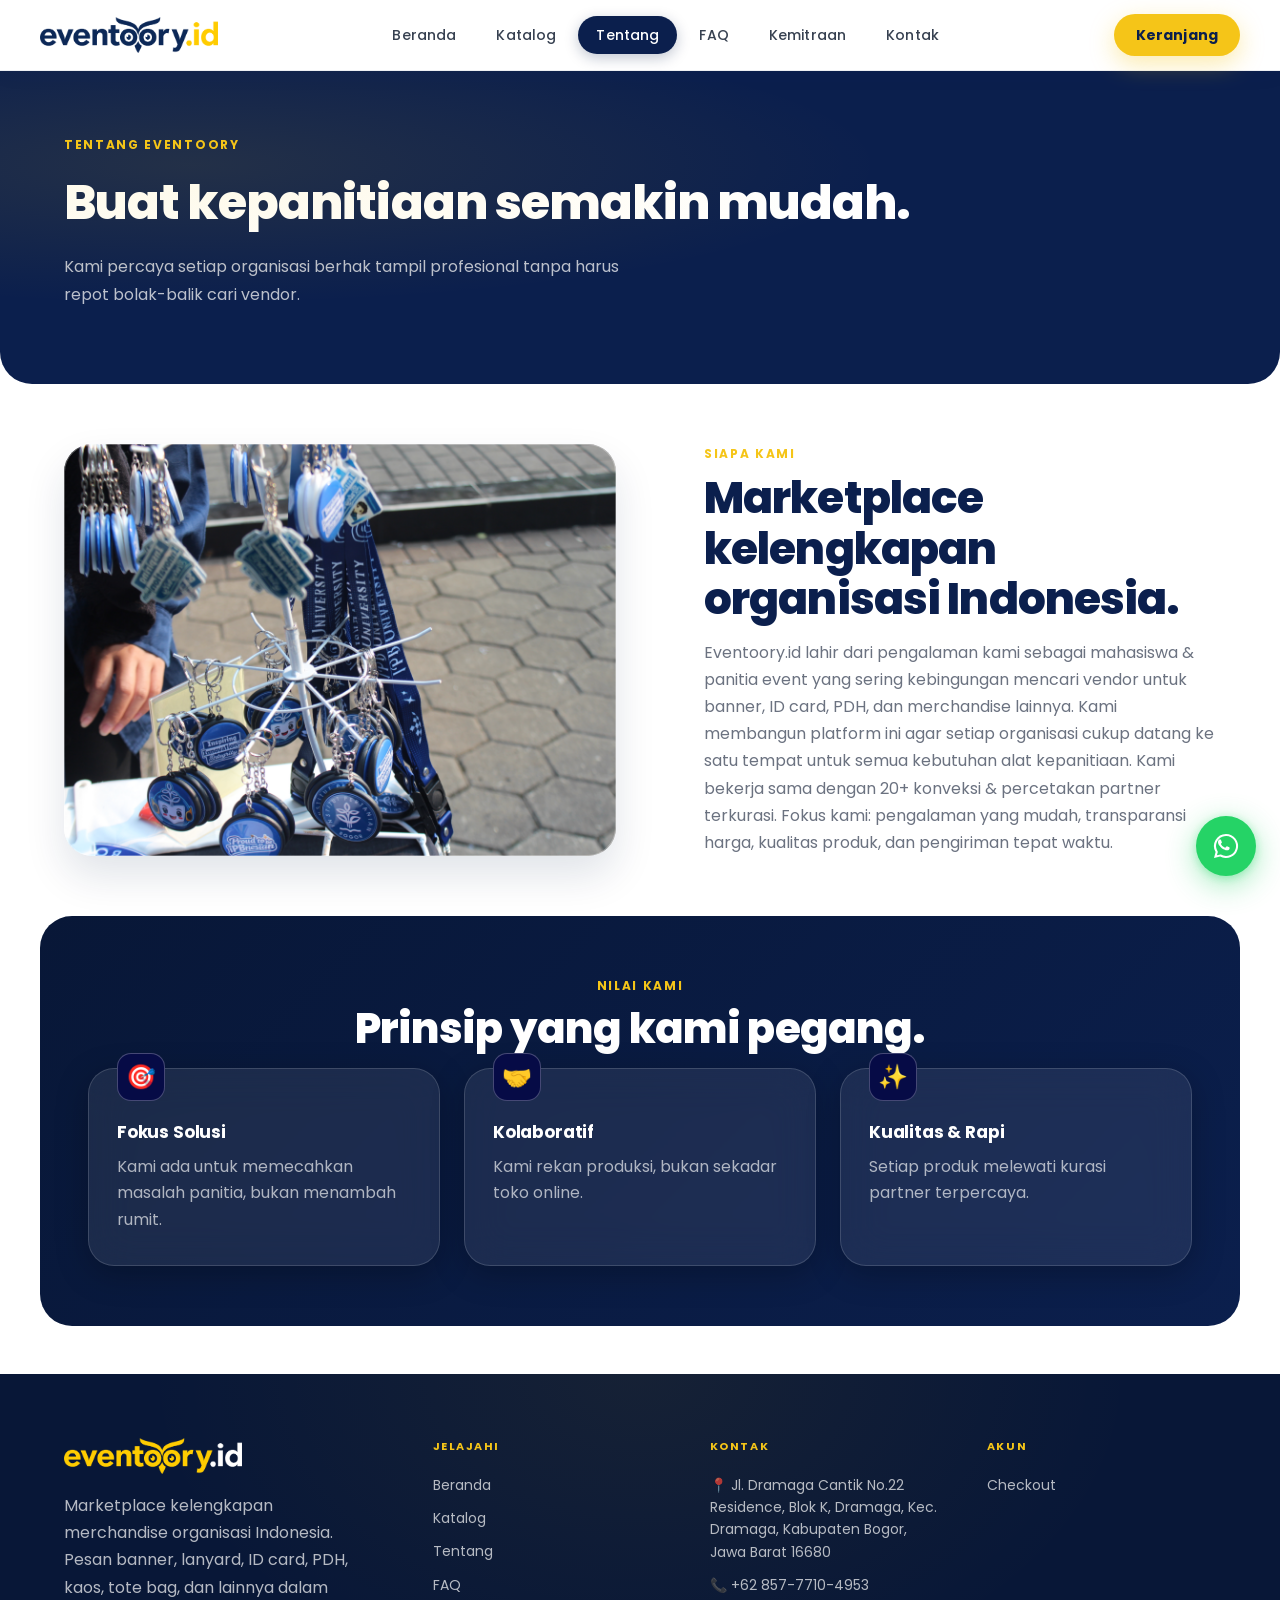
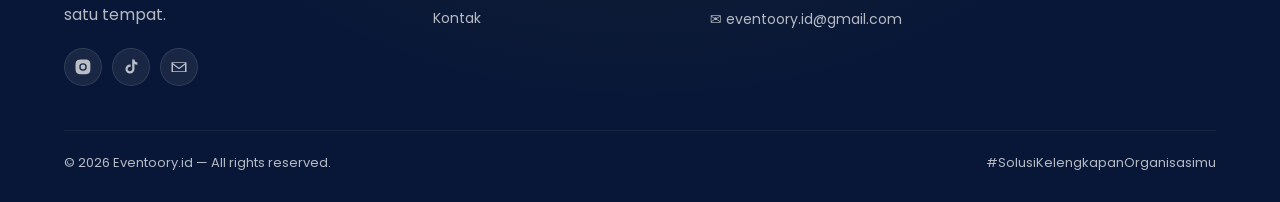
<file: about.html>
<!DOCTYPE html>
<html lang="id">
<head>
<meta charset="UTF-8">
<meta name="viewport" content="width=device-width, initial-scale=1">
<title>Tentang Kami — Eventoory.id</title>
<meta name="description" content="Eventoory.id adalah marketplace kelengkapan organisasi Indonesia. Kami menghubungkan panitia dengan konveksi partner terbaik.">
<link href="https://fonts.googleapis.com/css2?family=Poppins:wght@400;500;600;700&display=swap" rel="stylesheet">
<link rel="icon" href="images/favicon.png">
<link rel="stylesheet" href="css/style.css">
</head>
<body data-page="about">

<nav class="navbar">
  <div class="container nav-inner">
    <a href="index.html" class="nav-logo"><img data-logo-dark alt="Eventoory.id"></a>
    <button class="nav-toggle" aria-label="Menu"><span></span><span></span><span></span></button>
    <div class="nav-links">
      <a href="index.html" data-page="home">Beranda</a>
      <a href="catalog.html" data-page="catalog">Katalog</a>
      <a href="about.html" data-page="about">Tentang</a>
      <a href="faq.html" data-page="faq">FAQ</a>
            <a href="kemitraan.html" data-page="kemitraan">Kemitraan</a>
      <a href="contact.html" data-page="contact">Kontak</a>
    </div>
    <a href="checkout.html" class="nav-cta">Keranjang <span class="cart-badge" style="display:none">0</span></a>
  </div>
</nav>

<header class="page-header">
  <div class="container">
    <div class="eyebrow">Tentang Eventoory</div>
    <h1>Buat kepanitiaan semakin mudah.</h1>
    <p>Kami percaya setiap organisasi berhak tampil profesional tanpa harus repot bolak-balik cari vendor.</p>
  </div>
</header>

<section>
  <div class="container">
    <div class="about-grid">
      <div class="about-image">
        <img src="images/foto-1.JPG" alt="Tentang Eventoory">
      </div>
      <div>
        <div class="section-eyebrow">Siapa Kami</div>
        <h2 class="section-title">Marketplace kelengkapan organisasi Indonesia.</h2>
        <p style="color:var(--gray-500);font-size:15px">Eventoory.id lahir dari pengalaman kami sebagai mahasiswa & panitia event yang sering kebingungan mencari vendor untuk banner, ID card, PDH, dan merchandise lainnya. Kami membangun platform ini agar setiap organisasi cukup datang ke satu tempat untuk semua kebutuhan alat kepanitiaan. Kami bekerja sama dengan 20+ konveksi & percetakan partner terkurasi. Fokus kami: pengalaman yang mudah, transparansi harga, kualitas produk, dan pengiriman tepat waktu.</p>
      </div>
    </div>
  </div>
</section>


<section class="why-section">
  <div class="container">
    <div class="section-head-center" style="text-align:center">
      <div class="section-eyebrow">Nilai Kami</div>
      <h2 class="section-title">Prinsip yang kami pegang.</h2>
    </div>
    <div class="feature-grid">
      <div class="feature-card"><div class="feature-icon">🎯</div><h3>Fokus Solusi</h3><p>Kami ada untuk memecahkan masalah panitia, bukan menambah rumit.</p></div>
      <div class="feature-card"><div class="feature-icon">🤝</div><h3>Kolaboratif</h3><p>Kami rekan produksi, bukan sekadar toko online.</p></div>
      <div class="feature-card"><div class="feature-icon">✨</div><h3>Kualitas &amp; Rapi</h3><p>Setiap produk melewati kurasi partner terpercaya.</p></div>
    </div>
  </div>
</section>

<footer class="footer" data-footer></footer>

<script src="js/config.js"></script>
<script src="js/main.js"></script>
</body>
</html>
</file>
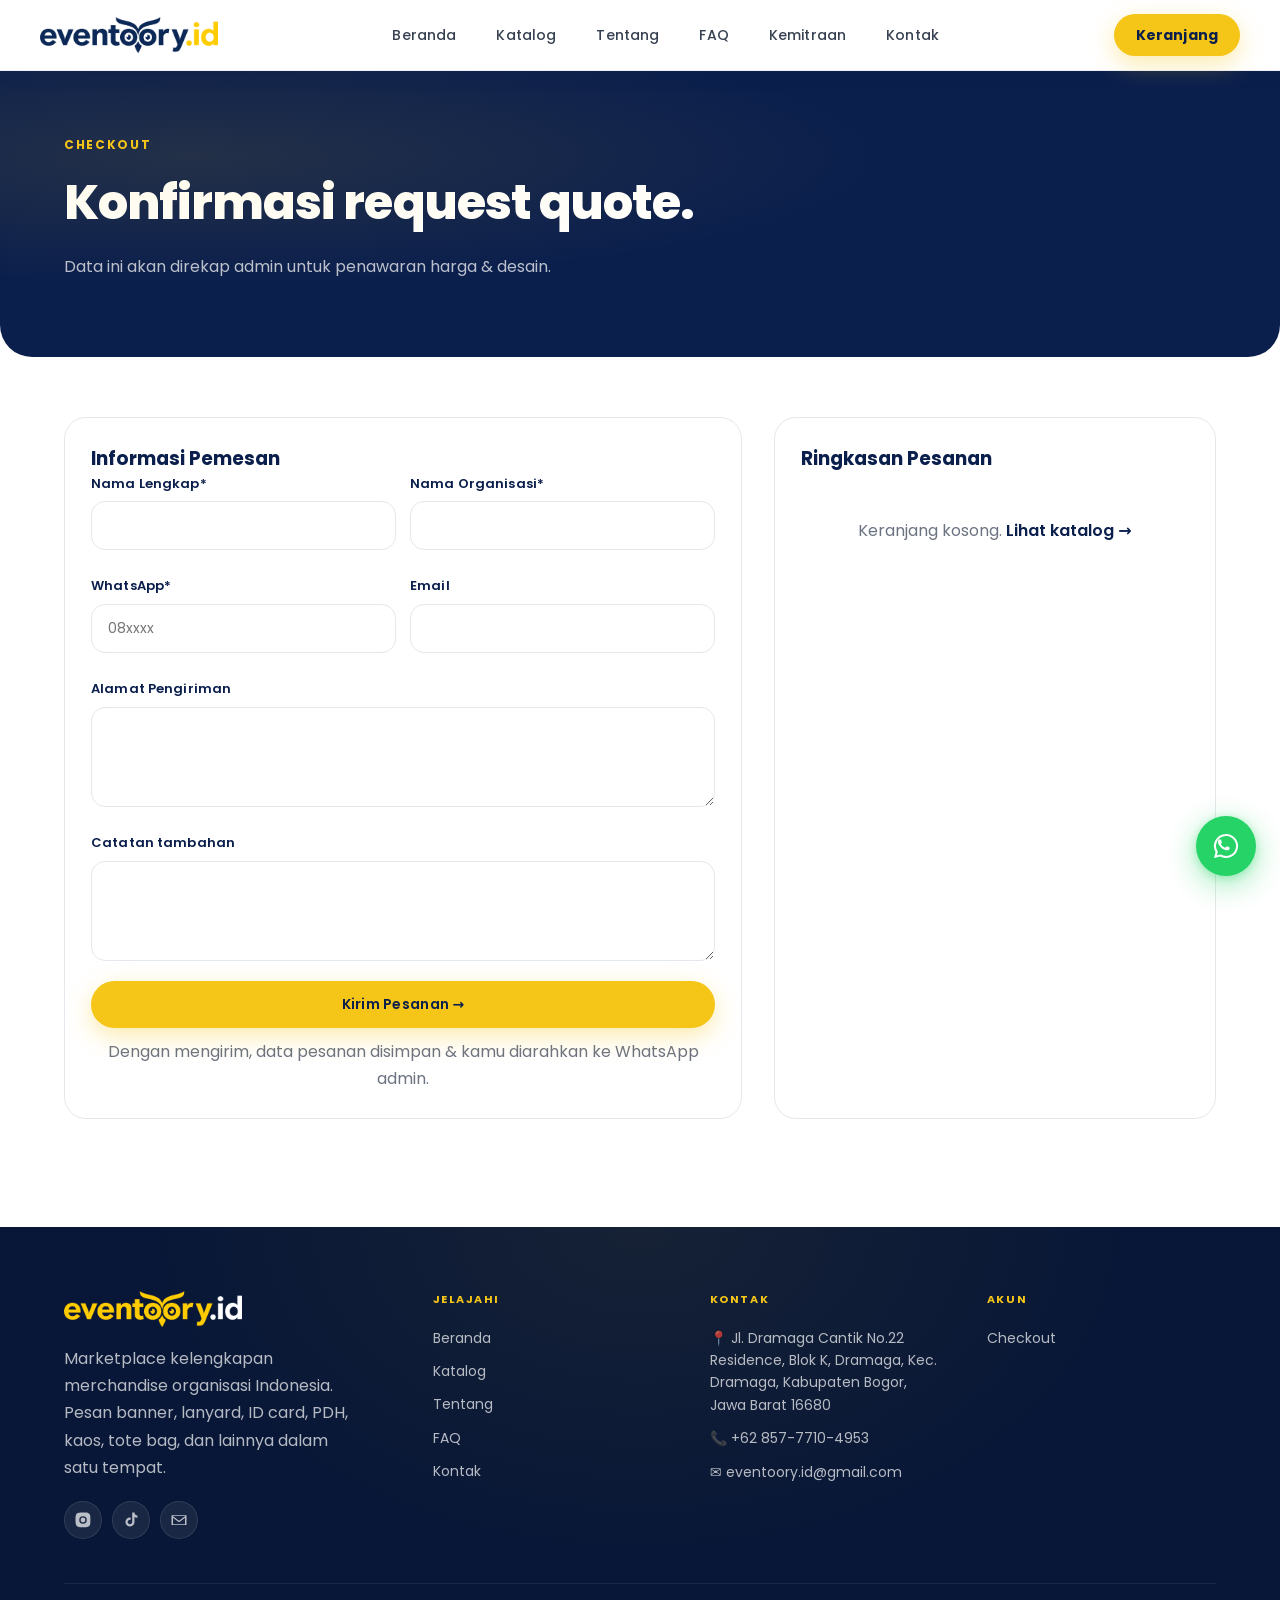
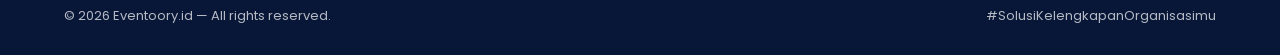
<file: checkout.html>
<!DOCTYPE html>
<html lang="id">
<head>
<meta charset="UTF-8">
<meta name="viewport" content="width=device-width, initial-scale=1">
<title>Checkout — Eventoory.id</title>
<meta name="description" content="Selesaikan request quote-mu. Admin akan menghubungi via WhatsApp.">
<link href="https://fonts.googleapis.com/css2?family=Poppins:wght@400;500;600;700&display=swap" rel="stylesheet">
<link rel="icon" href="images/favicon.png">
<link rel="stylesheet" href="css/style.css">
</head>
<body data-page="checkout">

<nav class="navbar">
  <div class="container nav-inner">
    <a href="index.html" class="nav-logo"><img data-logo-dark alt="Eventoory.id"></a>
    <button class="nav-toggle" aria-label="Menu"><span></span><span></span><span></span></button>
    <div class="nav-links">
      <a href="index.html" data-page="home">Beranda</a>
      <a href="catalog.html" data-page="catalog">Katalog</a>
      <a href="about.html" data-page="about">Tentang</a>
      <a href="faq.html" data-page="faq">FAQ</a>
            <a href="kemitraan.html" data-page="kemitraan">Kemitraan</a>
      <a href="contact.html" data-page="contact">Kontak</a>
    </div>
    <a href="checkout.html" class="nav-cta">Keranjang <span class="cart-badge" style="display:none">0</span></a>
  </div>
</nav>

<header class="page-header">
  <div class="container">
    <div class="eyebrow">Checkout</div>
    <h1>Konfirmasi request quote.</h1>
    <p>Data ini akan direkap admin untuk penawaran harga & desain.</p>
  </div>
</header>

<section>
  <div class="container">
    <div data-checkout-success style="display:none;background:var(--cream);border:1px solid var(--yellow);border-radius:20px;padding:32px;text-align:center;margin-bottom:20px">
      <div style="font-size:48px">✅</div>
      <h2 style="color:var(--navy);margin:8px 0">Pesanan berhasil dikirim!</h2>
      <p style="color:var(--gray-500)">Terima kasih! Admin Eventoory akan menghubungi kamu via WhatsApp dalam beberapa menit.</p>
      <a href="catalog.html" class="btn btn-primary" style="margin-top:12px">Lanjut Belanja →</a>
    </div>

    <div class="checkout-grid">
      <div class="checkout-card">
        <h3 style="margin-top:0;color:var(--navy)">Informasi Pemesan</h3>
        <form data-checkout-form>
          <div class="form-grid">
            <div class="form-group"><label>Nama Lengkap*</label><input name="customer" required></div>
            <div class="form-group"><label>Nama Organisasi*</label><input name="organization" required></div>
            <div class="form-group"><label>WhatsApp*</label><input name="phone" required placeholder="08xxxx"></div>
            <div class="form-group"><label>Email</label><input name="email" type="email"></div>
            <div class="form-group full"><label>Alamat Pengiriman</label><textarea name="address" rows="2"></textarea></div>
            <div class="form-group full"><label>Catatan tambahan</label><textarea name="notes" rows="3"></textarea></div>
          </div>
          <button type="submit" class="btn btn-primary btn-block" style="margin-top:8px">Kirim Pesanan →</button>
          <p style="font-size:12px;color:var(--gray-500);margin-top:10px;text-align:center">
            Dengan mengirim, data pesanan disimpan &amp; kamu diarahkan ke WhatsApp admin.
          </p>
        </form>
      </div>

      <div class="checkout-card">
        <h3 style="margin-top:0;color:var(--navy)">Ringkasan Pesanan</h3>
        <div data-cart-list></div>
      </div>
    </div>
  </div>
</section>

<footer class="footer" data-footer></footer>

<script src="js/config.js"></script>
<script src="js/main.js"></script>
</body>
</html>
</file>
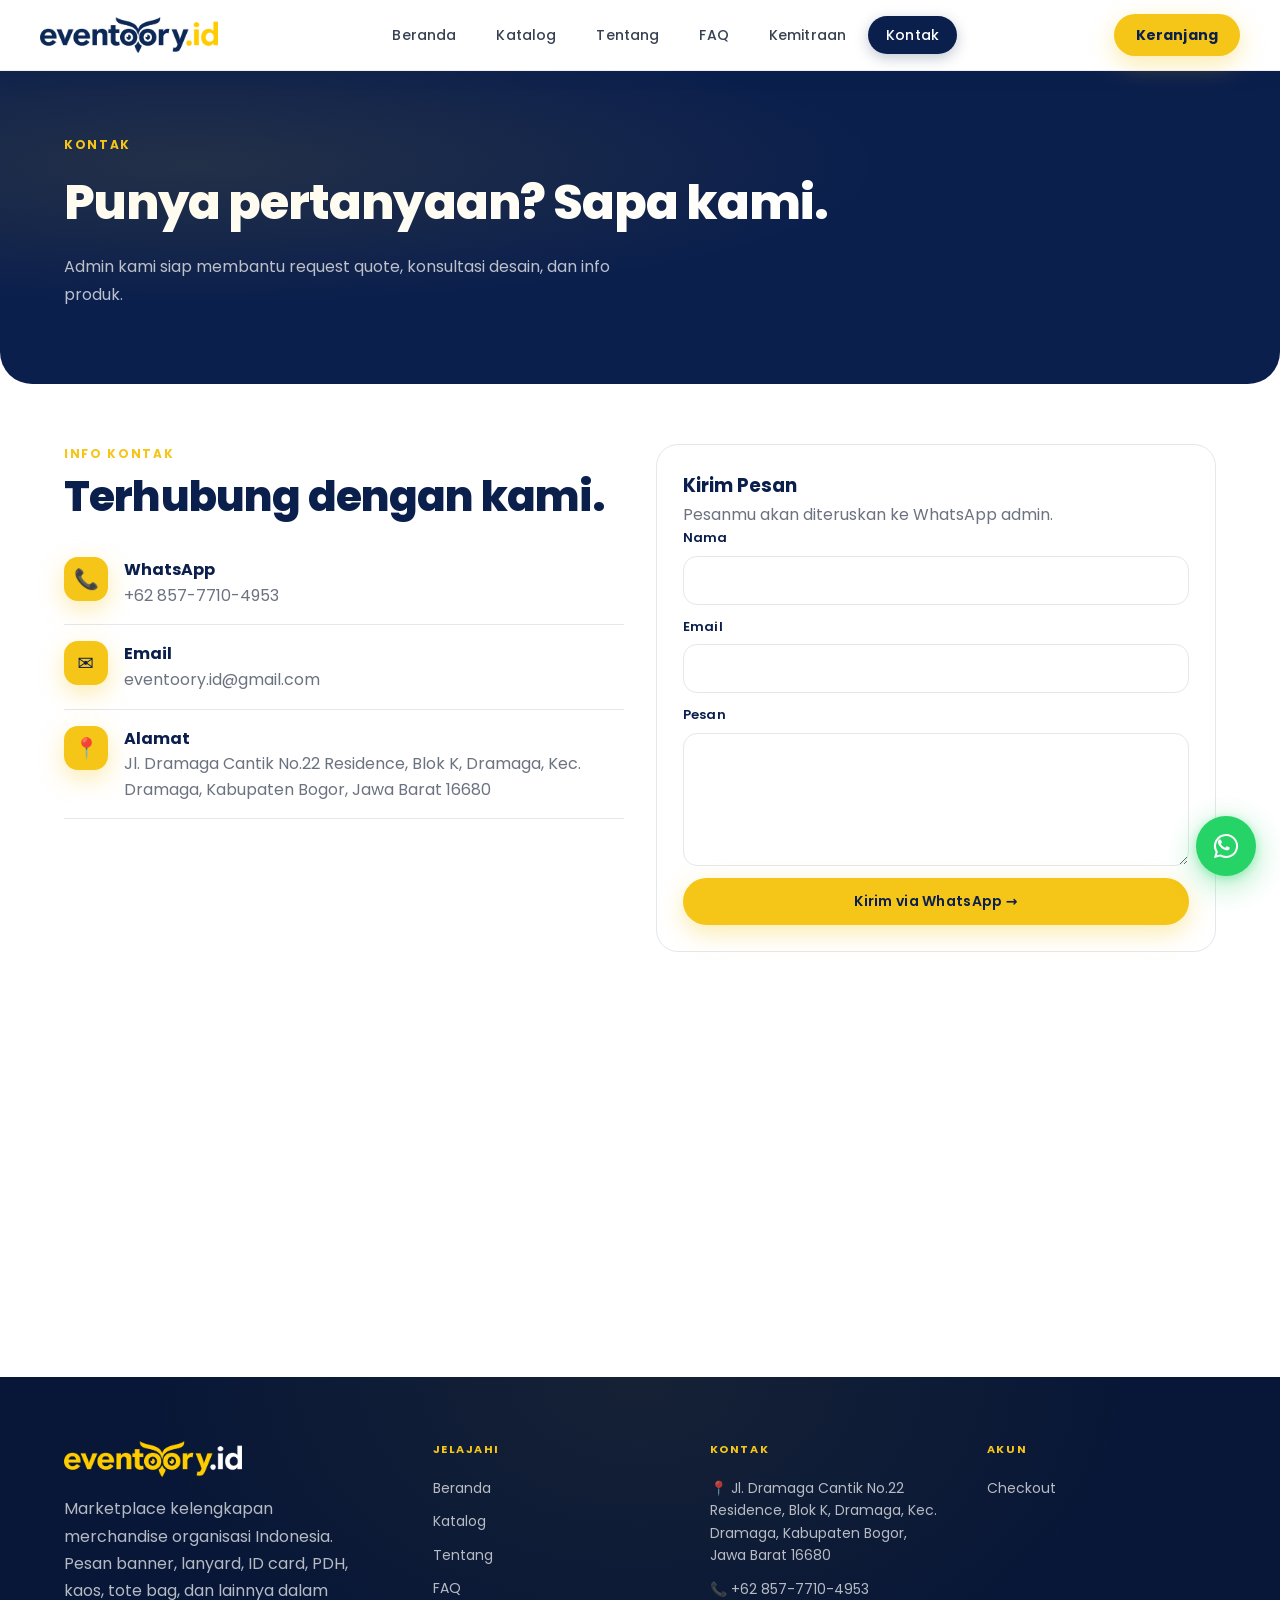
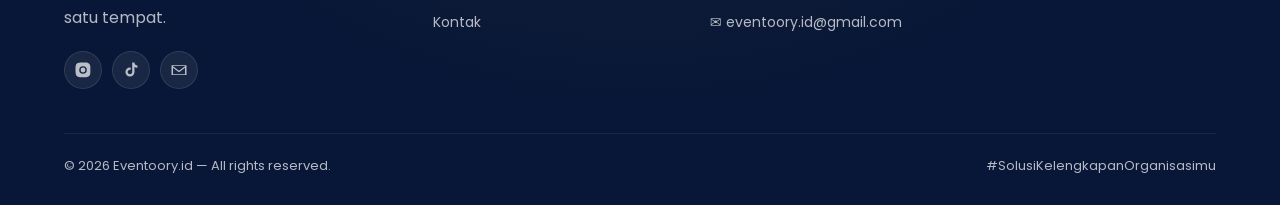
<file: contact.html>
<!DOCTYPE html>
<html lang="id">
<head>
<meta charset="UTF-8">
<meta name="viewport" content="width=device-width, initial-scale=1">
<title>Kontak — Eventoory.id</title>
<meta name="description" content="Hubungi Eventoory.id via WhatsApp atau email untuk request quote dan pertanyaan seputar kelengkapan organisasi.">
<link href="https://fonts.googleapis.com/css2?family=Poppins:wght@400;500;600;700&display=swap" rel="stylesheet">
<link rel="icon" href="images/favicon.png">
<link rel="stylesheet" href="css/style.css">
</head>
<body data-page="contact">

<nav class="navbar">
  <div class="container nav-inner">
    <a href="index.html" class="nav-logo"><img data-logo-dark alt="Eventoory.id"></a>
    <button class="nav-toggle" aria-label="Menu"><span></span><span></span><span></span></button>
    <div class="nav-links">
      <a href="index.html" data-page="home">Beranda</a>
      <a href="catalog.html" data-page="catalog">Katalog</a>
      <a href="about.html" data-page="about">Tentang</a>
      <a href="faq.html" data-page="faq">FAQ</a>
            <a href="kemitraan.html" data-page="kemitraan">Kemitraan</a>
      <a href="contact.html" data-page="contact">Kontak</a>
    </div>
    <a href="checkout.html" class="nav-cta">Keranjang <span class="cart-badge" style="display:none">0</span></a>
  </div>
</nav>

<header class="page-header">
  <div class="container">
    <div class="eyebrow">Kontak</div>
    <h1>Punya pertanyaan? Sapa kami.</h1>
    <p>Admin kami siap membantu request quote, konsultasi desain, dan info produk.</p>
  </div>
</header>

<section>
  <div class="container">
    <div class="contact-grid">
      <div>
        <div class="section-eyebrow">Info Kontak</div>
        <h2 class="section-title" style="margin-bottom:20px">Terhubung dengan kami.</h2>

        <div class="contact-info-item">
          <div class="contact-icon">📞</div>
          <div><strong style="color:var(--navy)">WhatsApp</strong><br><a id="wa-display" style="color:var(--gray-500)"></a></div>
        </div>
        <div class="contact-info-item">
          <div class="contact-icon">✉️</div>
          <div><strong style="color:var(--navy)">Email</strong><br><a id="email-display" style="color:var(--gray-500)"></a></div>
        </div>
        <div class="contact-info-item">
          <div class="contact-icon">📍</div>
          <div><strong style="color:var(--navy)">Alamat</strong><br><span id="address-display" style="color:var(--gray-500)"></span></div>
        </div>

        <div class="mapouter" style="position:relative; text-align:right; width:500px; height:450px;">
          <div class="gmap_canvas" style="overflow:hidden; background:none!important; width:500px; height:450px;">
            <iframe width="500px" height="450px" style="border:0;" allowfullscreen="" loading="lazy" referrerpolicy="no-referrer-when-downgrade" src="https://www.google.com/maps/embed/v1/place?q=Eventoory.id&key=AIzaSyBFw0Qbyq9zTFTd-tUY6dZWTgaQzuU17R8"></iframe>
          </div>
          <a href="https://norsumediagroup.com/embed-google-map-website-free" target="_blank" rel="noopener noreferrer" class="gme-generated-link">Embed Map on Website for Free</a>
          <style>
          .mapouter{position:relative;text-align:right;} .gmap_canvas{overflow:hidden;background:none!important;} .gmap_canvas iframe{width:100%;height:100%;} .mapouter a{display:block;font-size:0.85em;text-align:center;padding:5px 0;color:#6c757d;text-decoration:none;} .gme-generated-link{display:none!important;}
          </style>
        </div>
      </div>

      <div>
        <div class="checkout-card">
          <h3 style="margin-top:0;color:var(--navy)">Kirim Pesan</h3>
          <p style="color:var(--gray-500);font-size:14px;margin-top:0">Pesanmu akan diteruskan ke WhatsApp admin.</p>
          <form data-contact-form>
            <div class="form-group"><label>Nama</label><input name="name" required></div>
            <div class="form-group"><label>Email</label><input name="email" type="email" required></div>
            <div class="form-group"><label>Pesan</label><textarea name="message" rows="5" required></textarea></div>
            <button class="btn btn-primary btn-block" type="submit">Kirim via WhatsApp →</button>
          </form>
        </div>
      </div>
    </div>
  </div>
</section>

<footer class="footer" data-footer></footer>

<script src="js/config.js"></script>
<script src="js/main.js"></script>
<script>
  const C = window.EVENTOORY_CONFIG;
  document.getElementById("wa-display").textContent = C.contact.whatsappDisplay;
  document.getElementById("wa-display").href = `https://wa.me/${C.contact.whatsapp}`;
  document.getElementById("email-display").textContent = C.contact.email;
  document.getElementById("email-display").href = "mailto:" + C.contact.email;
  document.getElementById("address-display").textContent = C.contact.address;
  document.getElementById("map-iframe").src = C.contact.mapsEmbed;
</script>
</body>
</html>
</file>
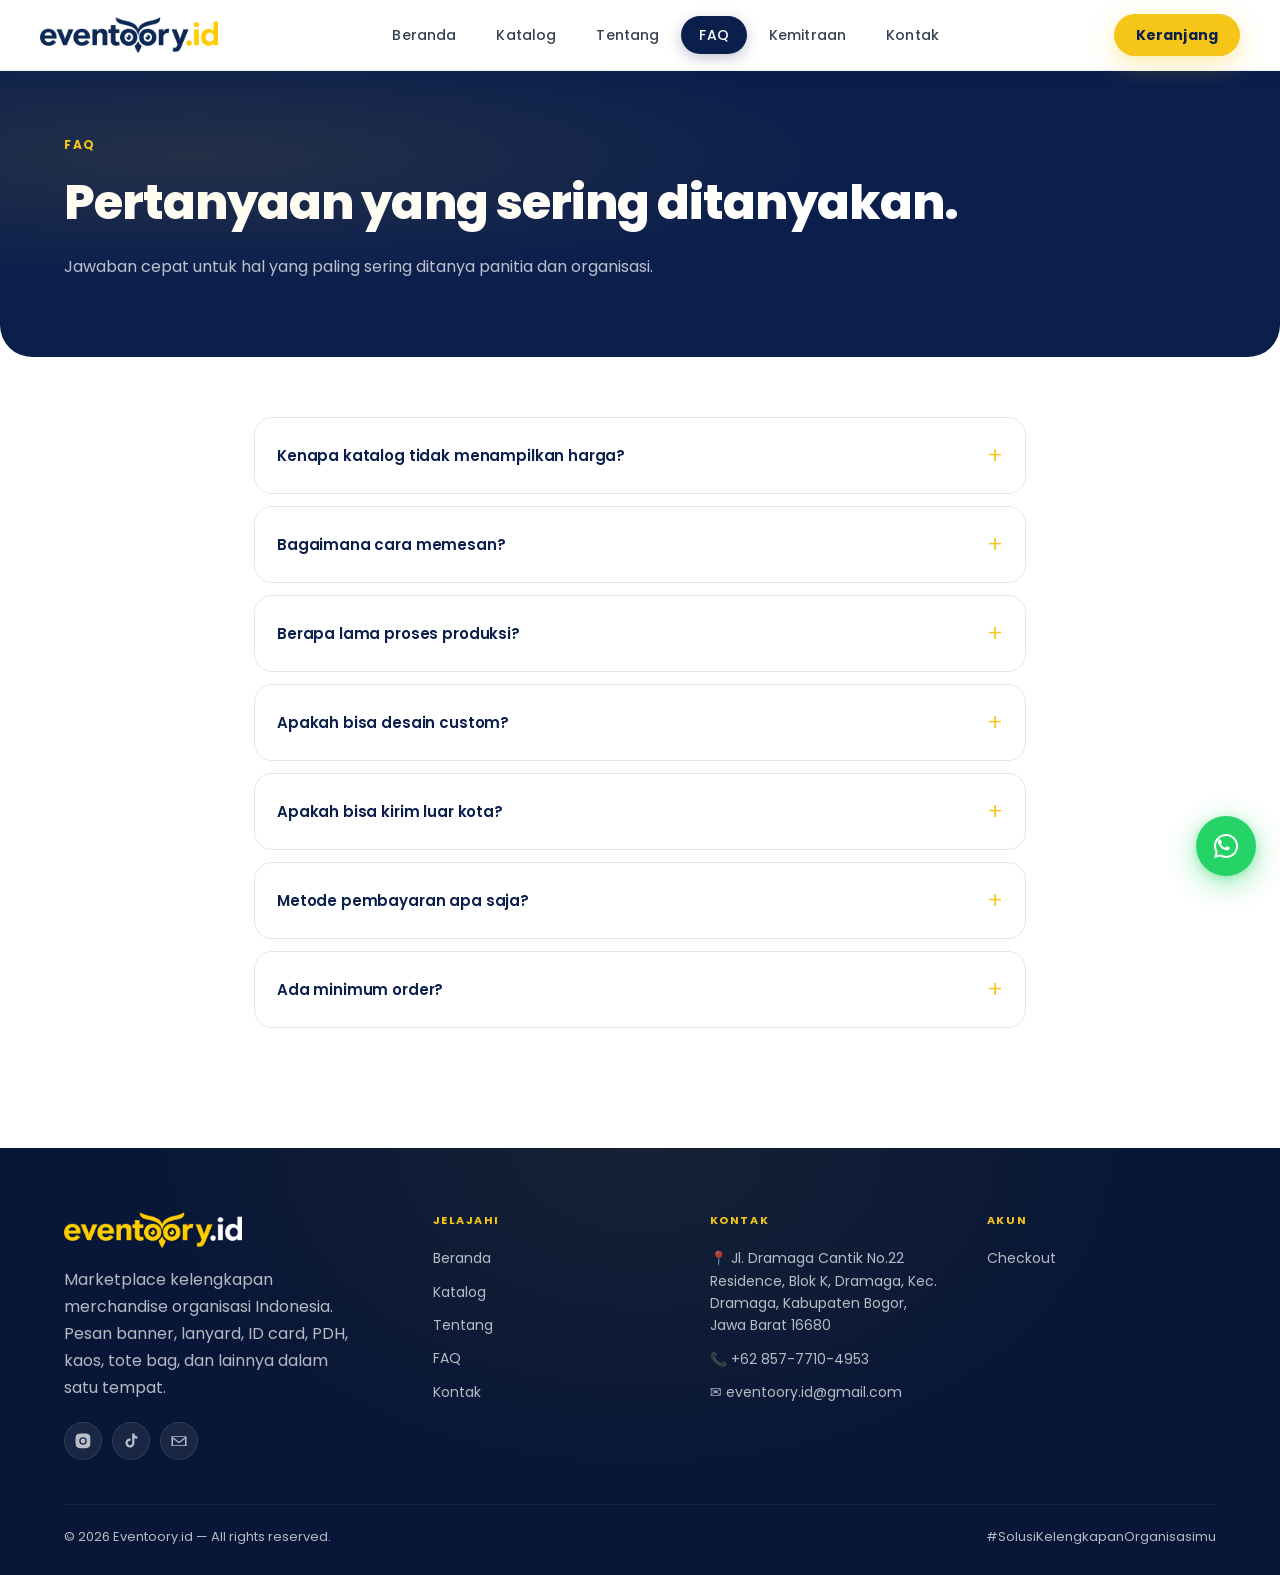
<file: faq.html>
<!DOCTYPE html>
<html lang="id">
<head>
<meta charset="UTF-8">
<meta name="viewport" content="width=device-width, initial-scale=1">
<title>FAQ — Eventoory.id</title>
<meta name="description" content="Pertanyaan yang sering diajukan seputar layanan Eventoory.id: quote, produk, pengiriman, dan pembayaran.">
<link href="https://fonts.googleapis.com/css2?family=Poppins:wght@400;500;600;700&display=swap" rel="stylesheet">
<link rel="icon" href="images/favicon.png">
<link rel="stylesheet" href="css/style.css">
</head>
<body data-page="faq">

<nav class="navbar">
  <div class="container nav-inner">
    <a href="index.html" class="nav-logo"><img data-logo-dark alt="Eventoory.id"></a>
    <button class="nav-toggle" aria-label="Menu"><span></span><span></span><span></span></button>
    <div class="nav-links">
      <a href="index.html" data-page="home">Beranda</a>
      <a href="catalog.html" data-page="catalog">Katalog</a>
      <a href="about.html" data-page="about">Tentang</a>
      <a href="faq.html" data-page="faq">FAQ</a>
            <a href="kemitraan.html" data-page="kemitraan">Kemitraan</a>
      <a href="contact.html" data-page="contact">Kontak</a>
    </div>
    <a href="checkout.html" class="nav-cta">Keranjang <span class="cart-badge" style="display:none">0</span></a>
  </div>
</nav>

<header class="page-header">
  <div class="container">
    <div class="eyebrow">FAQ</div>
    <h1>Pertanyaan yang sering ditanyakan.</h1>
    <p>Jawaban cepat untuk hal yang paling sering ditanya panitia dan organisasi.</p>
  </div>
</header>

<section>
  <div class="container" style="max-width:820px">
    <div class="faq-item"><button class="faq-q">Kenapa katalog tidak menampilkan harga?</button><div class="faq-a"><p>Harga produk kami sangat variatif tergantung bahan, ukuran, jumlah, dan konveksi partner. Karena itu setiap produk hanya menampilkan tombol Request Quote. Admin akan memberikan penawaran akurat via WhatsApp.</p></div></div>
    <div class="faq-item"><button class="faq-q">Bagaimana cara memesan?</button><div class="faq-a"><p>Pilih produk di katalog → klik Request Quote → isi form (nama, organisasi, jumlah, catatan) → tambahkan ke keranjang → checkout. Admin akan menghubungi kamu via WhatsApp.</p></div></div>
    <div class="faq-item"><button class="faq-q">Berapa lama proses produksi?</button><div class="faq-a"><p>Rata-rata 5–14 hari kerja tergantung produk dan jumlah. Untuk deadline mendesak, cantumkan di catatan agar admin bisa carikan partner yang siap kirim cepat.</p></div></div>
    <div class="faq-item"><button class="faq-q">Apakah bisa desain custom?</button><div class="faq-a"><p>Bisa. Kamu bisa mengirim file desain sendiri, atau kami bantu konsultasi desain gratis melalui admin.</p></div></div>
    <div class="faq-item"><button class="faq-q">Apakah bisa kirim luar kota?</button><div class="faq-a"><p>Bisa, kami mengirim ke seluruh Indonesia via ekspedisi partner. Ongkir akan diinfokan bersama quote.</p></div></div>
    <div class="faq-item"><button class="faq-q">Metode pembayaran apa saja?</button><div class="faq-a"><p>Transfer bank, e-wallet (OVO/Dana/GoPay), dan QRIS. Detail lengkap akan diberikan admin saat konfirmasi order.</p></div></div>
    <div class="faq-item"><button class="faq-q">Ada minimum order?</button><div class="faq-a"><p>Ada, dan berbeda tiap produk. PDH minimal 12 pcs, ID Card + Lanyard minimal 20 pcs, dan lainnya bisa ditanyakan langsung ke admin.</p></div></div>
  </div>
</section>

<footer class="footer" data-footer></footer>

<script src="js/config.js"></script>
<script src="js/main.js"></script>
</body>
</html>
</file>
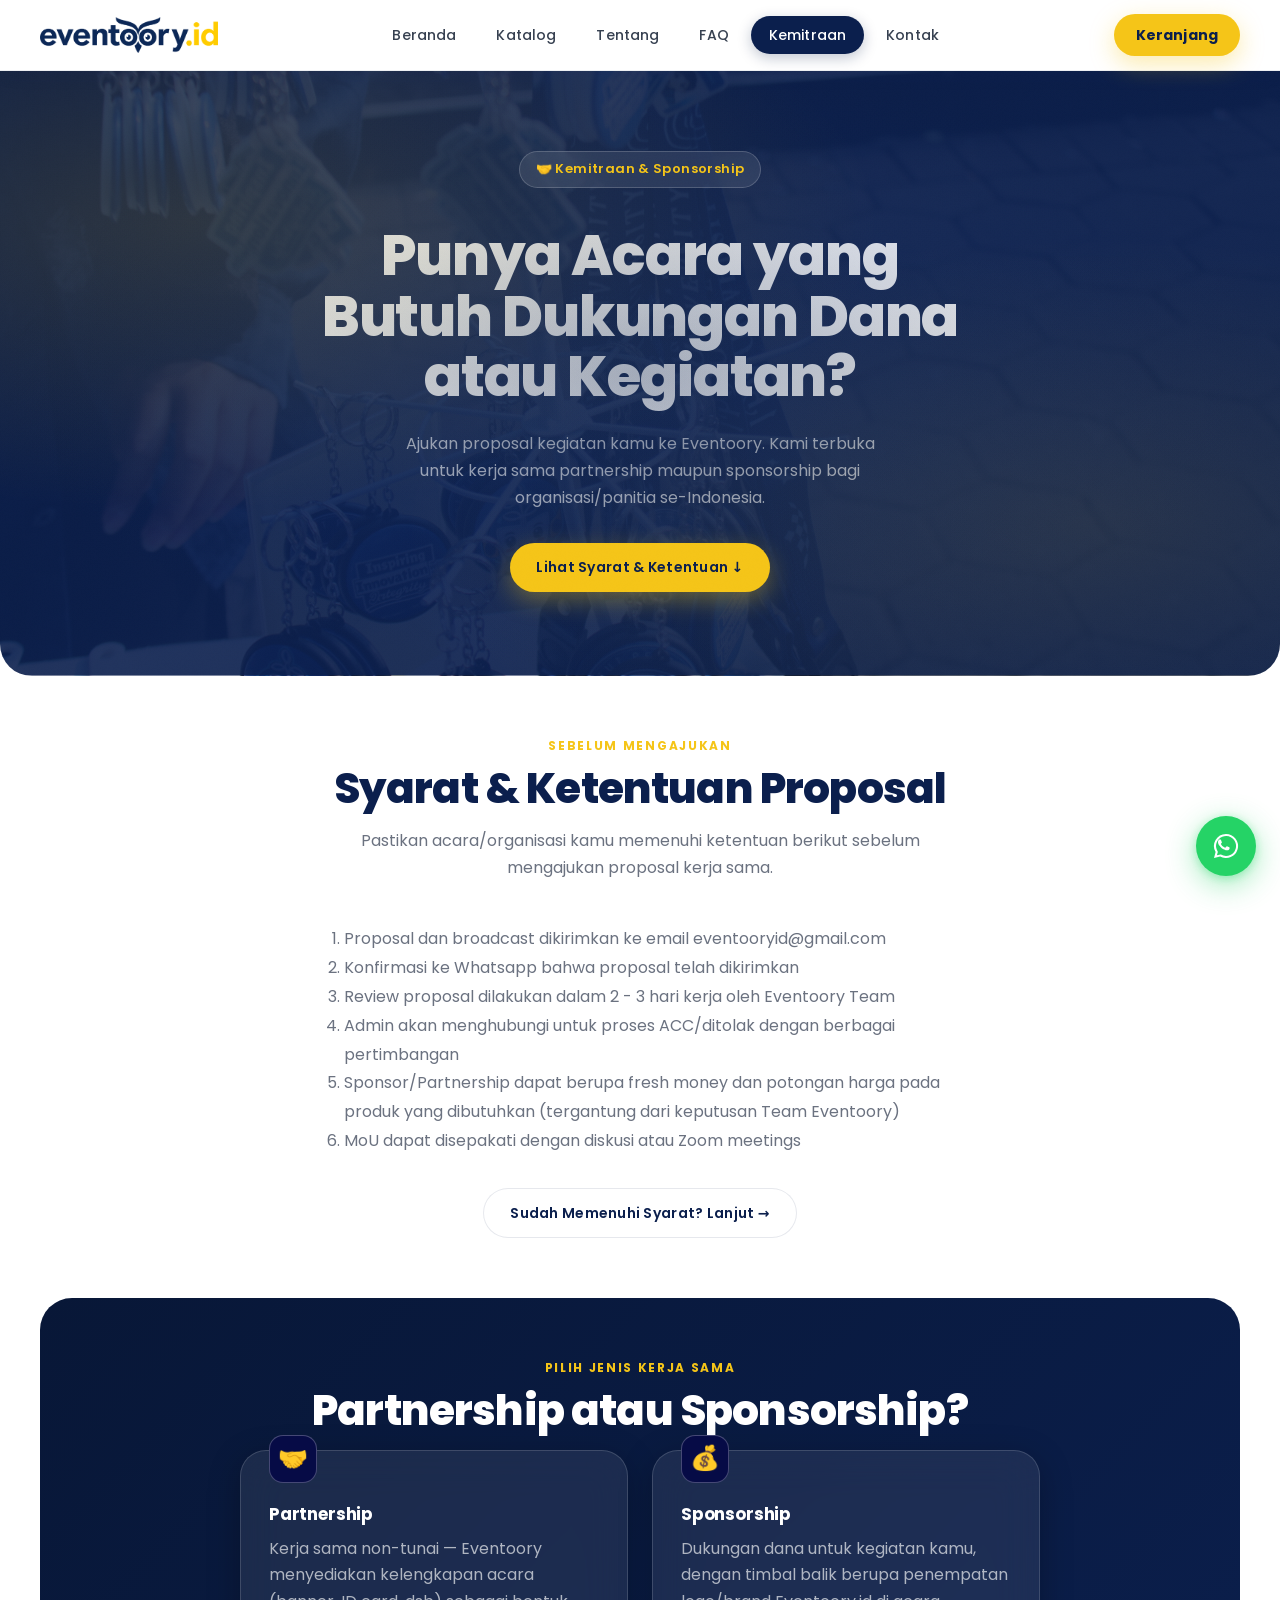
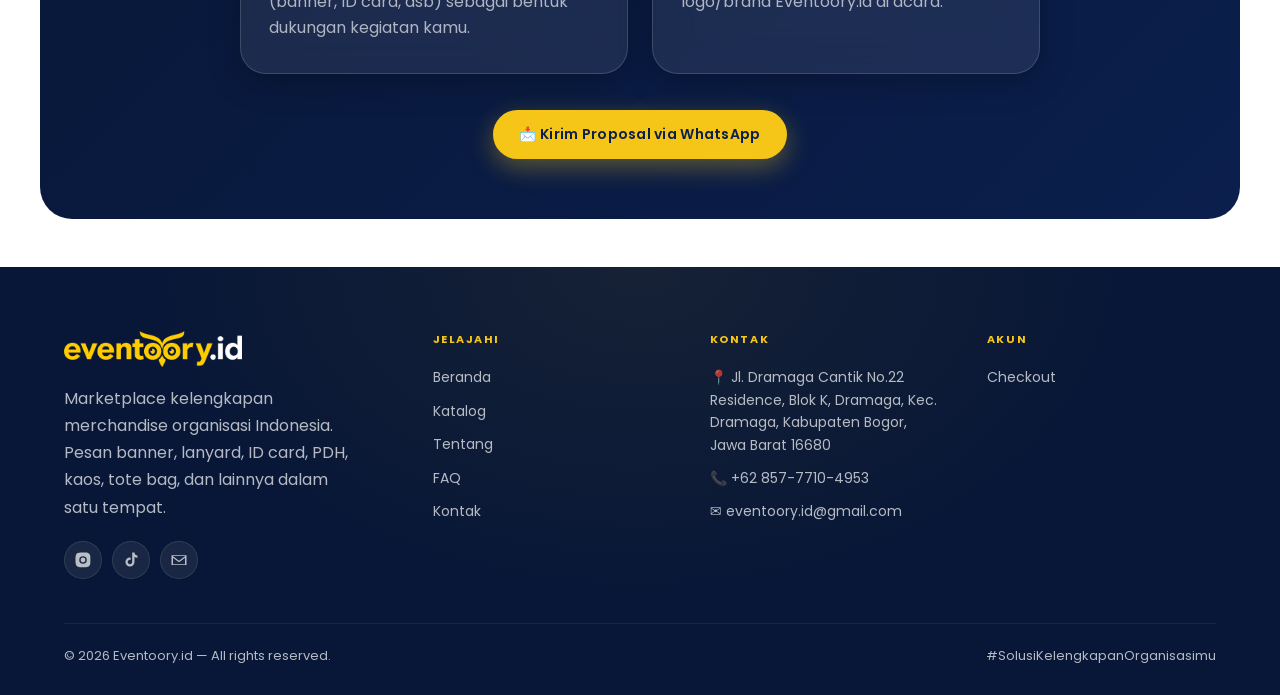
<file: kemitraan.html>
<!DOCTYPE html>
<html lang="id">
<head>
<meta charset="UTF-8">
<meta name="viewport" content="width=device-width, initial-scale=1">
<title>Kemitraan & Sponsorship — Eventoory.id</title>
<meta name="description" content="Ajukan proposal kerja sama sponsorship atau partnership untuk acara organisasimu bersama Eventoory.id.">
<link rel="preconnect" href="https://fonts.googleapis.com">
<link rel="preconnect" href="https://fonts.gstatic.com" crossorigin>
<link href="https://fonts.googleapis.com/css2?family=Poppins:wght@400;500;600;700&display=swap" rel="stylesheet">
<link rel="icon" href="images/owl-mark.png">
<link rel="stylesheet" href="css/style.css">
</head>
<body data-page="kemitraan">

<nav class="navbar">
  <div class="container nav-inner">
    <a href="index.html" class="nav-logo"><img data-logo-dark alt="Eventoory.id"></a>
    <button class="nav-toggle" aria-label="Menu"><span></span><span></span><span></span></button>
    <div class="nav-links">
      <a href="index.html" data-page="home">Beranda</a>
      <a href="catalog.html" data-page="catalog">Katalog</a>
      <a href="about.html" data-page="about">Tentang</a>
      <a href="faq.html" data-page="faq">FAQ</a>
      <a href="kemitraan.html" data-page="kemitraan">Kemitraan</a>
      <a href="contact.html" data-page="contact">Kontak</a>
    </div>
    <a href="checkout.html" class="nav-cta">Keranjang <span class="cart-badge" style="display:none">0</span></a>
  </div>
</nav>

<!-- HERO -->
<header class="hero" style="padding:80px 0 60px">
  <div class="container" style="text-align:center;max-width:720px;margin:0 auto">
    <div class="hero-badge" style="display:inline-flex">🤝 Kemitraan &amp; Sponsorship</div>
    <h1 style="color:#fff;margin-top:16px">Punya Acara yang Butuh Dukungan Dana atau Kegiatan?</h1>
    <p class="lead" style="margin:0 auto 32px">Ajukan proposal kegiatan kamu ke Eventoory. Kami terbuka untuk kerja sama partnership maupun sponsorship bagi organisasi/panitia se-Indonesia.</p>
    <div class="hero-actions" style="justify-content:center">
      <a href="#syarat-ketentuan" class="btn btn-primary">Lihat Syarat &amp; Ketentuan ↓</a>
    </div>
  </div>
</header>

<!-- SECTION 1: SYARAT & KETENTUAN -->
<section id="syarat-ketentuan">
  <div class="container">
    <div class="section-head-center" style="text-align:center">
      <div class="section-eyebrow">Sebelum Mengajukan</div>
      <h2 class="section-title">Syarat &amp; Ketentuan Proposal</h2>
      <p class="section-subtitle">Pastikan acara/organisasi kamu memenuhi ketentuan berikut sebelum mengajukan proposal kerja sama.</p>
    </div>

    <!-- TODO (Salma): ganti list di bawah dengan syarat & ketentuan asli -->
    <ol style="max-width:640px;margin:0 auto;padding-left:24px;color:var(--gray-500);line-height:1.8">
      <li>Proposal dan broadcast dikirimkan ke email eventooryid@gmail.com</li>
      <li>⁠Konfirmasi ke Whatsapp bahwa proposal telah dikirimkan</li>
      <li>⁠Review proposal dilakukan dalam 2 - 3 hari kerja oleh Eventoory Team</li>
      <li>⁠Admin akan menghubungi untuk proses ACC/ditolak dengan berbagai pertimbangan</li>
      <li>⁠Sponsor/Partnership dapat berupa fresh money dan potongan harga pada produk yang dibutuhkan (tergantung dari keputusan Team Eventoory)</li>
      <li>⁠MoU dapat disepakati dengan diskusi atau Zoom meetings</li>
    </ol>

    <div style="text-align:center;margin-top:32px">
      <a href="#partnership-sponsorship" class="btn btn-ghost">Sudah Memenuhi Syarat? Lanjut →</a>
    </div>
  </div>
</section>

<!-- SECTION 2: PARTNERSHIP & SPONSORSHIP -->
<section id="partnership-sponsorship" class="why-section">
  <div class="container">
    <div class="section-head-center" style="text-align:center">
      <div class="section-eyebrow">Pilih Jenis Kerja Sama</div>
      <h2 class="section-title">Partnership atau Sponsorship?</h2>
    </div>
    <div class="feature-grid cols-2" style="max-width:800px;margin:0 auto">
      <div class="feature-card"><div class="feature-icon">🤝</div><h3>Partnership</h3><p>Kerja sama non-tunai — Eventoory menyediakan kelengkapan acara (banner, ID card, dsb) sebagai bentuk dukungan kegiatan kamu.</p></div>
      <div class="feature-card"><div class="feature-icon">💰</div><h3>Sponsorship</h3><p>Dukungan dana untuk kegiatan kamu, dengan timbal balik berupa penempatan logo/brand Eventoory.id di acara.</p></div>
    </div>
    <div style="text-align:center;margin-top:36px">
      <a href="#" data-wa-proposal target="_blank" class="btn btn-primary">📩 Kirim Proposal via WhatsApp</a>
    </div>
  </div>
</section>

<footer class="footer" data-footer></footer>

<script src="js/config.js"></script>
<script src="js/main.js"></script>
<script>
  document.addEventListener('DOMContentLoaded', () => {
    const cfg = window.EVENTOORY_CONFIG;
    const link = document.querySelector('[data-wa-proposal]');
    if (link && cfg) {
      const msg = encodeURIComponent('Halo Eventoory! Saya ingin mengajukan proposal kerja sama (partnership/sponsorship) untuk acara saya.');
      link.href = `https://wa.me/${cfg.contact.whatsapp}?text=${msg}`;
    }
  });
</script>
</body>
</html>
</file>
<file: css/style.css>
/* ============================================
   EVENTOORY.ID — ENHANCED STYLE v2
   Glassmorphism + Typography upgrade
   Brand colors tetap sama, struktur tetap sama
   ============================================ */

@import url('https://fonts.googleapis.com/css2?family=Poppins:wght@400;500;600;700;800&family=Playfair+Display:wght@700;800&display=swap');

:root {
  /* === BRAND COLORS (SAMA PERSIS) === */
  --navy: #0B1F4D;
  --navy-dark: #081737;
  --navy-800: #122b63;
  --yellow: #F5C518;
  --yellow-soft: #FFD75E;
  --cream: #FBF7EC;
  --white: #ffffff;
  --gray-100: #F3F4F6;
  --gray-200: #E5E7EB;
  --gray-500: #6B7280;
  --gray-700: #374151;
  --gray-900: #111827;

  /* === GLASSMORPHISM TOKENS === */
  --glass-bg: rgba(255, 255, 255, 0.08);
  --glass-bg-light: rgba(255, 255, 255, 0.65);
  --glass-bg-card: rgba(255, 255, 255, 0.72);
  --glass-border: rgba(255, 255, 255, 0.18);
  --glass-border-dark: rgba(11, 31, 77, 0.10);
  --glass-blur: blur(20px);
  --glass-blur-sm: blur(10px);
  --glass-blur-lg: blur(32px);
  --glass-shadow: 0 8px 32px rgba(11, 31, 77, 0.12), 0 1.5px 0 rgba(255,255,255,0.5) inset;
  --glass-shadow-hover: 0 20px 48px rgba(11, 31, 77, 0.18), 0 1.5px 0 rgba(255,255,255,0.6) inset;

  /* === SHADOWS === */
  --shadow-sm: 0 2px 8px rgba(11,31,77,.06);
  --shadow: 0 10px 30px rgba(11,31,77,.08);
  --shadow-lg: 0 20px 40px rgba(11,31,77,.12);
  --shadow-yellow: 0 8px 24px rgba(245,197,24,.35);

  /* === RADIUS === */
  --radius: 18px;
  --radius-lg: 26px;
  --radius-xl: 32px;

  /* === LAYOUT === */
  --container: 1200px;
  --font: 'Poppins', system-ui, -apple-system, Segoe UI, Roboto, sans-serif;
  --font-display: 'Playfair Display', Georgia, serif;
}

/* ===================================
   BASE
=================================== */
* { box-sizing: border-box; margin: 0; padding: 0; }
html { scroll-behavior: smooth; }
body {
  font-family: var(--font);
  color: var(--gray-900);
  background: var(--white);
  line-height: 1.6;
  -webkit-font-smoothing: antialiased;
  -moz-osx-font-smoothing: grayscale;
}
img { max-width: 100%; display: block; }
a { color: inherit; text-decoration: none; }
button { font-family: inherit; cursor: pointer; border: 0; }

.container {
  max-width: var(--container);
  margin: 0 auto;
  padding: 0 24px;
}

/* ===================================
   NAVBAR — Glass sticky bar
   Edit: Ganti background rgba kalau
   mau lebih/kurang transparan
=================================== */
.navbar {
  position: sticky; top: 0; z-index: 50;
  background: rgba(255, 255, 255, 0.82);
  backdrop-filter: var(--glass-blur);
  -webkit-backdrop-filter: var(--glass-blur);
  border-bottom: 1px solid rgba(11, 31, 77, 0.07);
  box-shadow: 0 1px 24px rgba(11,31,77,0.06);
  transition: background .3s;
}
.nav-inner {
  display: flex; align-items: center; justify-content: space-between;
  padding: 14px 0;
}
.nav-logo img { height: 36px; }

.nav-links {
  display: flex; gap: 4px; align-items: center;
}
.nav-links a {
  padding: 8px 18px; border-radius: 999px;
  font-weight: 500; font-size: 14px;
  color: var(--gray-700);
  transition: all .2s;
  letter-spacing: .01em;
}
.nav-links a:hover {
  background: rgba(11,31,77,.06);
  color: var(--navy);
}
.nav-links a.active {
  background: var(--navy);
  color: var(--white);
  box-shadow: 0 4px 14px rgba(11,31,77,.25);
}
.nav-cta {
  background: var(--yellow);
  color: var(--navy);
  padding: 10px 22px; border-radius: 999px;
  font-weight: 700; font-size: 14px;
  display: inline-flex; align-items: center; gap: 6px;
  box-shadow: var(--shadow-yellow);
  transition: transform .15s, box-shadow .2s;
  letter-spacing: .01em;
}
.nav-cta:hover {
  transform: translateY(-2px);
  box-shadow: 0 12px 32px rgba(245,197,24,.45);
}
.nav-toggle {
  display: none; background: none; padding: 8px;
}
.nav-toggle span {
  display: block; width: 22px; height: 2px;
  background: var(--navy); margin: 5px 0;
  border-radius: 2px;
  transition: all .2s;
}

/* ===================================
   BUTTONS
   Edit: Ganti --yellow ke warna lain
   untuk btn-primary kalau mau recolor
=================================== */
.btn {
  display: inline-flex; align-items: center; gap: 8px; justify-content: center;
  padding: 13px 26px; border-radius: 999px;
  font-weight: 600; font-size: 14px;
  letter-spacing: .02em;
  transition: transform .15s, box-shadow .2s, background .2s;
  position: relative; overflow: hidden;
}
.btn::after {
  content: '';
  position: absolute; inset: 0;
  background: rgba(255,255,255,0);
  transition: background .2s;
  border-radius: inherit;
}
.btn:hover::after { background: rgba(255,255,255,0.12); }

.btn-primary {
  background: var(--yellow);
  color: var(--navy);
  box-shadow: var(--shadow-yellow);
}
.btn-primary:hover {
  background: var(--yellow-soft);
  transform: translateY(-2px);
  box-shadow: 0 12px 32px rgba(245,197,24,.45);
}
.btn-outline {
  background: transparent;
  color: var(--navy);
  border: 1.5px solid var(--navy);
}
.btn-outline:hover {
  background: var(--navy);
  color: var(--white);
  box-shadow: 0 8px 24px rgba(11,31,77,.2);
}
.btn-ghost {
  background: var(--glass-bg-light);
  backdrop-filter: var(--glass-blur-sm);
  -webkit-backdrop-filter: var(--glass-blur-sm);
  color: var(--navy);
  border: 1px solid var(--glass-border-dark);
}
.btn-ghost:hover { border-color: var(--navy); }
.btn-navy {
  background: var(--navy);
  color: var(--white);
  box-shadow: 0 8px 24px rgba(11,31,77,.2);
}
.btn-navy:hover {
  background: var(--navy-800);
  transform: translateY(-1px);
}
.btn-block { width: 100%; }

/* ===================================
   HERO
   Edit: Ubah background-image path
   untuk ganti foto hero.
   Ubah rgba opacity (0.85/0.95) untuk
   lebih/kurang transparent overlay
=================================== */
.hero {
  background:
    linear-gradient(135deg, rgba(11,31,77,0.88) 0%, rgba(11,31,77,0.96) 100%),
    url('/images/foto-1.JPG');
  background-size: cover;
  background-position: center;
  color: var(--white);
  position: relative;
  overflow: hidden;
  border-radius: 0 0 var(--radius-xl) var(--radius-xl);
}
.hero::before {
  content: "";
  position: absolute; inset: 0;
  background-image:
    radial-gradient(ellipse at 15% 25%, rgba(245,197,24,.14) 0, transparent 45%),
    radial-gradient(ellipse at 85% 75%, rgba(245,197,24,.09) 0, transparent 45%),
    radial-gradient(ellipse at 50% 50%, rgba(18,43,99,.4) 0, transparent 70%);
  pointer-events: none;
}

/* Subtle noise texture */
.hero::after {
  content: '';
  position: absolute; inset: 0;
  background-image: url("data:image/svg+xml,%3Csvg viewBox='0 0 200 200' xmlns='http://www.w3.org/2000/svg'%3E%3Cfilter id='n'%3E%3CfeTurbulence type='fractalNoise' baseFrequency='0.75' numOctaves='4' stitchTiles='stitch'/%3E%3C/filter%3E%3Crect width='100%25' height='100%25' filter='url(%23n)' opacity='0.025'/%3E%3C/svg%3E");
  background-size: 200px;
  pointer-events: none;
  opacity: .6;
}
.hero-grid {
  display: grid; grid-template-columns: 1.1fr .9fr; gap: 60px; align-items: center;
  padding: 80px 0 100px;
  position: relative; z-index: 1;
}
.hero-badge {
  display: inline-flex; align-items: center; gap: 8px;
  padding: 7px 16px; border-radius: 999px;
  background: rgba(255,255,255,.09);
  border: 1px solid rgba(255,255,255,.18);
  backdrop-filter: var(--glass-blur-sm);
  -webkit-backdrop-filter: var(--glass-blur-sm);
  font-size: 13px; color: var(--yellow);
  margin-bottom: 22px;
  font-weight: 600; letter-spacing: .03em;
}
.hero h1 {
  font-size: clamp(34px, 5vw, 56px);
  line-height: 1.08; margin: 0 0 22px; font-weight: 800;
  letter-spacing: -.02em;
}
/* Edit: Ganti .hero h1 ke font-family: var(--font-display)
   kalau mau judul hero pakai Playfair Display (serif) */
.hero h1 .accent { color: var(--yellow); }
.hero p.lead {
  font-size: 16px; color: rgba(255,255,255,.72);
  max-width: 500px; margin: 0 0 32px;
  line-height: 1.7; font-weight: 400;
}
.hero-actions { display: flex; gap: 12px; flex-wrap: wrap; margin-bottom: 24px; }
.hero-tag {
  font-size: 12px; color: var(--yellow);
  font-weight: 600; letter-spacing: .08em;
  text-transform: uppercase;
}

/* Hero visual — glass card */
.hero-visual {
  position: relative;
  background: rgba(255,255,255,.07);
  backdrop-filter: var(--glass-blur);
  -webkit-backdrop-filter: var(--glass-blur);
  border-radius: var(--radius-lg);
  aspect-ratio: 1/1;
  display: flex; align-items: center; justify-content: center;
  border: 1px solid rgba(255,255,255,.14);
  overflow: visible;
  box-shadow: 0 32px 64px rgba(0,0,0,.25);
}
.hero-visual::before {
  content: ""; position: absolute; inset: 0;
  background: radial-gradient(circle at 40% 40%, rgba(245,197,24,.18), transparent 60%);
}
.hero-visual img { width: 55%; position: relative; z-index: 2; }

/* Hero chips — glass pills */
.hero-chip {
  position: absolute; z-index: 3;
  background: rgba(255,255,255,.92);
  backdrop-filter: var(--glass-blur-sm);
  -webkit-backdrop-filter: var(--glass-blur-sm);
  color: var(--navy);
  padding: 10px 16px; border-radius: 16px;
  display: flex; align-items: center; gap: 10px;
  font-size: 13px; font-weight: 700;
  box-shadow: 0 8px 32px rgba(11,31,77,.18);
  border: 1px solid rgba(255,255,255,.7);
}
.hero-chip .dot {
  width: 30px; height: 30px;
  background: var(--navy); border-radius: 50%;
  display: grid; place-items: center; font-size: 15px;
  box-shadow: 0 4px 12px rgba(245,197,24,.4);
}
.hero-chip.top-left { top: -16px; left: -120px; }
.hero-chip.bottom-right { bottom: -16px; right: -120px; }

/* ===================================
   CATEGORY CHIPS
=================================== */
.chip-row {
  display: flex; gap: 8px; flex-wrap: wrap; padding: 28px 0;
  border-bottom: 1px solid var(--gray-200);
}
.chip {
  padding: 9px 18px; border-radius: 999px;
  background: var(--white);
  border: 1px solid var(--gray-200);
  font-size: 13px; font-weight: 500; color: var(--gray-700);
  transition: all .18s;
}
.chip:hover {
  border-color: var(--navy);
  color: var(--navy);
  background: rgba(11,31,77,.04);
  transform: translateY(-1px);
}
.chip.active {
  background: var(--navy);
  color: var(--white);
  border-color: var(--navy);
  box-shadow: 0 4px 14px rgba(11,31,77,.22);
}

/* ===================================
   STATS — Glass navy bar
   Edit: Ganti grid-template-columns
   kalau jumlah stat berubah
=================================== */
.stats {
  background: var(--navy);
  border-radius: 24px;
  padding: 36px 28px;
  display: grid; grid-template-columns: repeat(4, 1fr); gap: 20px;
  color: var(--white);
  margin: 48px 0;
  position: relative; overflow: hidden;
  box-shadow: 0 24px 48px rgba(11,31,77,.25);
}
.stats::before {
  content: '';
  position: absolute; inset: 0;
  background:
    radial-gradient(ellipse at 10% 50%, rgba(245,197,24,.10) 0, transparent 50%),
    radial-gradient(ellipse at 90% 50%, rgba(245,197,24,.07) 0, transparent 50%);
  pointer-events: none;
}
.stat { text-align: center; position: relative; z-index: 1; }
.stats { margin: -40px 0 40px; position: relative; z-index: 2; }
.stat-value {
  font-size: clamp(26px, 3vw, 40px);
  font-weight: 800; color: var(--yellow);
  /* Edit: Tambah font-family: var(--font-display) untuk angka serif */
  letter-spacing: -.02em;
  line-height: 1.1;
}
.stat-label {
  font-size: 13px; color: rgba(255,255,255,.65);
  margin-top: 6px; font-weight: 500; letter-spacing: .02em;
}

/* ===================================
   SECTIONS — Typography
=================================== */
section { padding: 60px 0; }
.section-eyebrow {
  color: var(--yellow); font-weight: 700; font-size: 12px;
  letter-spacing: .14em; text-transform: uppercase;
  margin-bottom: 10px; display: block;
}
.section-title {
  font-size: clamp(28px, 3.6vw, 42px); font-weight: 800;
  margin: 0 0 14px; color: var(--navy); line-height: 1.15;
  letter-spacing: -.02em;
  /* Edit: Uncomment baris bawah untuk section titles pakai serif */
  /* font-family: var(--font-display); */
}
.section-subtitle {
  color: var(--gray-500); max-width: 600px;
  margin: 0 0 44px; font-size: 15px; line-height: 1.7;
}
.section-head-center { text-align: center; }
.section-head-center .section-subtitle { margin-left: auto; margin-right: auto; }

/* ===================================
   ABOUT
=================================== */
.about-grid {
  display: grid; 
  grid-template-columns: 1fr 1fr; 
  gap: 48px; 
  align-items: stretch;
}
.about-grid > div:last-child { padding-left: 40px; display: flex; flex-direction: column; justify-content: center; }
.about-grid .section-title { font-size: clamp(30px,4vw,44px); }

.about-image {
  width: 100%;
  max-width: 100%;
  height: 100%;
  margin: 0 auto;
  border-radius: 28px;
  overflow: hidden;
  box-shadow: var(--shadow-lg);
  aspect-ratio: unset;
  position: relative;
}
.about-image::after {
  content: '';
  position: absolute; inset: 0;
  border-radius: 28px;
  box-shadow: inset 0 0 0 1px rgba(255,255,255,.3);
  pointer-events: none;
}
.about-image img {
  width: 100%; height: 100%;
  object-fit: cover; 
}



/* ===================================
   FEATURE CARDS — Glassmorphism
   Edit: Ubah --glass-bg-card opacity
   untuk lebih/kurang transparan card
=================================== */
.feature-grid {
  display: grid; grid-template-columns: repeat(3, 1fr); gap: 24px;
}
.feature-card {
  background: var(--glass-bg-card);
  backdrop-filter: var(--glass-blur);
  -webkit-backdrop-filter: var(--glass-blur);
  border: 1px solid rgba(255,255,255,.7);
  border-radius: var(--radius-lg);
  padding: 32px 28px;
  position: relative;
  transition: transform .25s, box-shadow .25s;
  box-shadow: var(--glass-shadow);
}
.feature-card::before {
  content: '';
  position: absolute; inset: 0;
  border-radius: inherit;
  background: linear-gradient(135deg, rgba(255,255,255,.6) 0%, rgba(255,255,255,0) 100%);
  pointer-events: none;
}
.feature-card:hover {
  transform: translateY(-5px);
  box-shadow: var(--glass-shadow-hover);
}
.feature-icon {
  width: 48px; height: 48px; border-radius: 14px;
  background: rgb(6, 11, 70) !important;
  backdrop-filter: blur(10px) !important;
  border: 1px solid rgba(255,255,255,0.25) !important;
  display: grid; place-items: center; font-size: 22px;
  position: absolute; top: -16px; left: 28px;
  box-shadow:none;
  font-size: 24px;
}
.feature-card h3 {
  margin: 18px 0 8px; font-size: 17px; color: var(--navy);
  font-weight: 700; letter-spacing: -.01em;
}
.feature-card p { margin: 0; color: var(--gray-500); font-size: 14px; line-height: 1.65; }

/* ===== WHY SECTION — HAPUS SEMUA YANG LAMA, PAKAI INI SAJA ===== */
section.why-section {
  background: linear-gradient(135deg, #081737 0%, #0B1F4D 100%) !important;
  border-radius: var(--radius-xl);
  margin: 0 24px;
  padding: 60px 0;
}
section.why-section .section-eyebrow { color: var(--yellow) !important; }
section.why-section .section-title { color: #ffffff !important; }
section.why-section .section-subtitle { color: rgba(255,255,255,.65) !important; }

section.why-section .feature-grid {
  display: grid !important;
  grid-template-columns: repeat(6, 1fr) !important;
  gap: 24px;
}
section.why-section .feature-card:nth-child(1) { grid-column: span 2; }
section.why-section .feature-card:nth-child(2) { grid-column: span 2; }
section.why-section .feature-card:nth-child(3) { grid-column: span 2; }
section.why-section .feature-card:nth-child(4) { grid-column: 2 / span 2; }
section.why-section .feature-card:nth-child(5) { grid-column: 4 / span 2; }

section.why-section .feature-card {
  background: rgba(255,255,255,0.08) !important;
  border: 1px solid rgba(255,255,255,0.15) !important;
  backdrop-filter: blur(20px) !important;
  -webkit-backdrop-filter: blur(20px) !important;
  box-shadow: 0 8px 32px rgba(0,0,0,0.25) !important;
}
section.why-section .feature-card::before { display: none !important; }
section.why-section .feature-card h3 { color: #ffffff !important; }
section.why-section .feature-card p { color: rgba(255,255,255,0.65) !important; }

/* ===================================
   PRODUCT GRID
=================================== */
.product-grid {
  display: grid; grid-template-columns: repeat(4, 1fr); gap: 22px;
}
.product-card {
  background: var(--white);
  border: 1px solid var(--gray-200);
  border-radius: 22px; overflow: hidden;
  transition: transform .22s, box-shadow .22s, border-color .22s;
  display: flex; flex-direction: column;
}
.product-card:hover {
  transform: translateY(-4px);
  box-shadow: 0 20px 40px rgba(11,31,77,.10);
  border-color: rgba(11,31,77,.08);
}
.product-media {
  position: relative; aspect-ratio: 4/3;
  background: var(--gray-100); overflow: hidden;
}
.product-media img {
  width: 100%; height: 100%; object-fit: cover;
  transition: transform .4s ease;
}
.product-card:hover .product-media img { transform: scale(1.04); }

.product-badge {
  position: absolute; top: 12px; left: 12px;
  background: var(--yellow); color: var(--navy);
  padding: 4px 12px; border-radius: 999px;
  font-size: 11px; font-weight: 700; letter-spacing: .04em;
  box-shadow: 0 4px 12px rgba(245,197,24,.4);
}
.product-body {
  padding: 18px; display: flex; flex-direction: column; gap: 10px; flex: 1;
}
.product-body h3 {
  margin: 0; font-size: 16px; color: var(--navy);
  font-weight: 700; letter-spacing: -.01em;
}
.product-body p { margin: 0; color: var(--gray-500); font-size: 13px; flex: 1; line-height: 1.6; }
.product-actions { display: flex; gap: 6px; flex-wrap: wrap; }
.product-actions .btn { padding: 8px 14px; font-size: 12px; }
.product-request { margin-top: 4px; }

/* ===================================
   TESTIMONIALS — Soft cream glass
=================================== */
.testi-grid { display: grid; grid-template-columns: repeat(3, 1fr); gap: 22px; }
.testi-card {
  background: rgba(251,247,236,.85);
  backdrop-filter: var(--glass-blur-sm);
  -webkit-backdrop-filter: var(--glass-blur-sm);
  border-radius: var(--radius-lg); padding: 28px;
  border: 1px solid rgba(245,197,24,.15);
  box-shadow: 0 4px 20px rgba(11,31,77,.05);
  transition: transform .2s, box-shadow .2s;
}
.testi-card:hover {
  transform: translateY(-3px);
  box-shadow: 0 12px 32px rgba(11,31,77,.09);
}
.testi-quote {
  font-size: 15px; color: var(--gray-700);
  margin: 0 0 20px; line-height: 1.7;
  font-style: italic;
  /* Edit: Ganti ke font-family: var(--font-display) untuk efek editorial */
}
.testi-quote::before { content: '"'; color: var(--yellow); font-size: 28px; line-height: 0; vertical-align: -10px; margin-right: 2px; }

.testi-person { display: flex; align-items: center; gap: 12px; }
.testi-avatar {
  width: 44px; height: 44px; border-radius: 50%;
  background: var(--navy); color: var(--yellow);
  display: grid; place-items: center; font-weight: 700;
  font-size: 15px;
  box-shadow: 0 4px 12px rgba(11,31,77,.2);
}
.testi-name { font-weight: 700; color: var(--navy); font-size: 14px; }
.testi-role { font-size: 12px; color: var(--gray-500); margin-top: 2px; }

.testimoni-section {
  background: linear-gradient(135deg, #081737 0%, #0B1F4D 100%);
  border-radius: 32px;
  margin: 0 24px 24px;
  padding: 60px 24px;
}
.testimoni-section .section-eyebrow { color: var(--yellow); }
.testimoni-section .section-title { color: #fff; }

/* ===================================
   PARTNERS — marquee tetap sama
=================================== */
.partners {
  display: grid; grid-template-columns: repeat(6, 1fr); gap: 16px;
}
.partner-logo {
  height: 70px; border-radius: 16px;
  background: var(--gray-100);
  display: grid; place-items: center;
  color: var(--gray-500); font-weight: 700; font-size: 14px;
  border: 1px solid var(--gray-200);
  transition: all .18s;
}
.partner-logo:hover {
  background: var(--white);
  border-color: var(--gray-200);
  box-shadow: var(--shadow-sm);
}

.partners-section {
  background: linear-gradient(160deg, #0B1F4D 0%, #1a3560 40%, #2d4a1e 70%, #F5C518 200%);
  background: linear-gradient(180deg, #081737 0%, #0f2a5e 60%, #1a3d1a 100%);
  /* Ganti ke ini — navy ke slight warm dark: */
  background: linear-gradient(180deg, #081737 0%, #122b63 70%, #1c2f4a 100%);
  padding: 48px 24px;
  border-radius: 32px;
  margin: 0 24px 24px;
}
.partners-section .section-title { color: var(--yellow); margin-bottom: 8px; }
.marquee-content img {
  height: 55px;
  filter: brightness(0) invert(1);
  opacity: 0.75;
  transition: opacity .2s, transform .2s;
}
.marquee-content img:hover { opacity: 1; transform: scale(1.1); }
.marquee { margin-top: 20px; gap: 0; }

/* ===================================
   HOW IT WORKS — steps
=================================== */
.steps {
  display: grid; grid-template-columns: repeat(4, 1fr); gap: 22px;
}
.step {
  background: var(--glass-bg-card);
  backdrop-filter: var(--glass-blur);
  -webkit-backdrop-filter: var(--glass-blur);
  border: 1px solid rgba(255,255,255,.65);
  border-radius: 22px; padding: 26px; position: relative;
  box-shadow: var(--glass-shadow);
  transition: transform .2s, box-shadow .2s;
}
.step:hover { transform: translateY(-3px); box-shadow: var(--glass-shadow-hover); }

.step-num {
  width: 38px; height: 38px; border-radius: 50%;
  background: var(--navy); color: var(--yellow);
  display: grid; place-items: center; font-weight: 800;
  margin-bottom: 16px; font-size: 16px;
  box-shadow: 0 4px 14px rgba(11,31,77,.22);
}
.step h4 {
  margin: 0 0 8px; color: var(--navy);
  font-size: 16px; font-weight: 700; letter-spacing: -.01em;
}
.step p { margin: 0; font-size: 13px; color: var(--gray-500); line-height: 1.65; }

/* ===================================
   FOOTER
=================================== */
.footer {
  background: var(--navy-dark);
  color: rgba(255,255,255,.7);
  padding: 64px 0 28px; margin-top: 48px;
  position: relative; overflow: hidden;
}
.footer::before {
  content: '';
  position: absolute; inset: 0;
  background: radial-gradient(ellipse at 50% 0%, rgba(245,197,24,.06) 0, transparent 55%);
  pointer-events: none;
}
.footer-grid {
  display: grid; grid-template-columns: 1.4fr 1fr 1fr 1fr; gap: 48px;
  padding-bottom: 44px;
  border-bottom: 1px solid rgba(255,255,255,.07);
  position: relative; z-index: 1;
}
.footer h5 {
  color: var(--yellow); font-size: 11px; text-transform: uppercase;
  letter-spacing: .14em; margin: 0 0 18px; font-weight: 700;
}
.footer ul { list-style: none; padding: 0; margin: 0; }
.footer ul li { margin-bottom: 11px; font-size: 14px; }
.footer ul li a { transition: color .15s; }
.footer ul li a:hover { color: var(--yellow); }
.footer-brand img { height: 36px; margin-bottom: 18px; }
.footer-brand p { font-size: 14px; max-width: 300px; line-height: 1.7; }

.footer-socials { display: flex; gap: 10px; margin-top: 20px; }
.footer-socials a {
  width: 38px; height: 38px; border-radius: 50%;
  background: rgba(255,255,255,.07);
  border: 1px solid rgba(255,255,255,.10);
  display: grid; place-items: center;
  transition: all .2s;
  font-size: 16px;
}
.footer-socials a:hover {
  background: var(--yellow);
  color: var(--navy);
  border-color: var(--yellow);
  transform: translateY(-2px);
}
.footer-bottom {
  padding-top: 22px;
  display: flex; justify-content: space-between; flex-wrap: wrap; gap: 12px;
  font-size: 13px; position: relative; z-index: 1;
}

/* ===================================
   WA FLOAT
=================================== */
.wa-float {
  position: fixed; right: 24px; bottom: 24px; z-index: 60;
  width: 60px; height: 60px; border-radius: 50%;
  background: #25D366; color: white;
  display: grid; place-items: center;
  box-shadow: 0 8px 30px rgba(37,211,102,.45), 0 2px 8px rgba(37,211,102,.3);
  transition: transform .2s, box-shadow .2s;
}
.wa-float:hover {
  transform: scale(1.1) translateY(-2px);
  box-shadow: 0 16px 40px rgba(37,211,102,.5);
}
.wa-float svg { width: 30px; height: 30px; }

/* ===================================
   MODAL
=================================== */
.modal-backdrop {
  position: fixed; inset: 0;
  background: rgba(8,23,55,.65);
  backdrop-filter: blur(6px);
  -webkit-backdrop-filter: blur(6px);
  display: none; align-items: center; justify-content: center;
  z-index: 100; padding: 20px; overflow-y: auto;
}
.modal-backdrop.open { display: flex; }
.modal {
  background: rgba(255,255,255,.96);
  backdrop-filter: var(--glass-blur);
  -webkit-backdrop-filter: var(--glass-blur);
  border-radius: 28px;
  border: 1px solid rgba(255,255,255,.8);
  max-width: 720px; width: 100%; max-height: 92vh; overflow-y: auto;
  padding: 32px;
  box-shadow: 0 32px 80px rgba(11,31,77,.3);
}
.modal-head {
  display: flex; justify-content: space-between; align-items: flex-start; gap: 12px;
  margin-bottom: 20px;
}
.modal-head h3 {
  margin: 0; color: var(--navy); font-size: 24px;
  font-weight: 800; letter-spacing: -.02em;
}
.modal-close {
  background: var(--gray-100); border-radius: 50%;
  width: 36px; height: 36px;
  display: grid; place-items: center; font-size: 18px;
  transition: background .15s;
}
.modal-close:hover { background: var(--gray-200); }
.modal-img {
  aspect-ratio: 16/9; background: var(--gray-100); border-radius: 18px;
  overflow: hidden; margin-bottom: 18px;
}
.modal-img img { width: 100%; height: 100%; object-fit: cover; }
.modal-desc { color: var(--gray-500); font-size: 14px; margin-bottom: 18px; line-height: 1.7; }
.modal-links { display: flex; gap: 10px; flex-wrap: wrap; margin-bottom: 22px; }

/* ===================================
   FORM
=================================== */
.form-grid { display: grid; grid-template-columns: 1fr 1fr; gap: 14px; }
.form-group { display: flex; flex-direction: column; gap: 7px; margin-bottom: 12px; }
.form-group.full { grid-column: 1 / -1; }
.form-group label {
  font-size: 13px; font-weight: 600; color: var(--navy);
  letter-spacing: .01em;
}
.form-group input,
.form-group textarea,
.form-group select {
  padding: 13px 16px;
  border: 1.5px solid var(--gray-200); border-radius: 14px;
  font-family: inherit; font-size: 14px; background: var(--white);
  transition: border-color .15s, box-shadow .15s;
  color: var(--gray-900);
}
.form-group input:focus,
.form-group textarea:focus,
.form-group select:focus {
  outline: none;
  border-color: var(--navy);
  box-shadow: 0 0 0 4px rgba(11,31,77,.08);
}
.form-group textarea { resize: vertical; min-height: 100px; }

/* ===================================
   PAGE HEADER (subpages)
=================================== */
.page-header {
  background: var(--navy);
  color: var(--white);
  padding: 64px 0 76px;
  border-radius: 0 0 var(--radius-xl) var(--radius-xl);
  position: relative; overflow: hidden;
}
.page-header::before {
  content: ""; position: absolute; inset: 0;
  background-image: radial-gradient(ellipse at 15% 30%, rgba(245,197,24,.10) 0, transparent 45%);
}
.page-header .eyebrow {
  color: var(--yellow); font-weight: 700; font-size: 12px;
  letter-spacing: .14em; text-transform: uppercase; display: block;
}
.page-header h1 {
  font-size: clamp(30px, 4vw, 48px);
  margin: 10px 0 12px; font-weight: 800;
  letter-spacing: -.02em;
}
.page-header p {
  color: rgba(255,255,255,.72); max-width: 600px;
  margin: 0; font-size: 15px; line-height: 1.7;
}

/* ===================================
   CART BADGE
=================================== */
.cart-badge {
  background: var(--yellow); color: var(--navy);
  border-radius: 999px; padding: 3px 9px;
  font-size: 11px; font-weight: 800; margin-left: 6px;
}

/* ===================================
   CHECKOUT
=================================== */
.checkout-grid {
  display: grid; grid-template-columns: 1.4fr 1fr; gap: 32px;
}
.checkout-card {
  background: var(--white);
  border: 1px solid var(--gray-200);
  border-radius: 22px; padding: 26px;
}
.cart-item {
  display: flex; gap: 14px; padding: 14px 0;
  border-bottom: 1px solid var(--gray-200);
}
.cart-item:last-child { border-bottom: 0; }
.cart-item img { width: 64px; height: 64px; object-fit: cover; border-radius: 12px; }
.cart-item-info { flex: 1; font-size: 14px; }
.cart-item-info strong { color: var(--navy); font-weight: 700; }
.cart-item-info span { color: var(--gray-500); font-size: 12px; display: block; margin-top: 2px; }
.cart-remove { background: none; color: var(--gray-500); font-size: 12px; align-self: flex-start; }
.cart-empty { text-align: center; padding: 44px 20px; color: var(--gray-500); }

/* ===================================
   FAQ
=================================== */
.faq-item {
  border: 1px solid var(--gray-200); border-radius: 18px;
  margin-bottom: 12px; overflow: hidden;
  background: var(--white);
  transition: box-shadow .2s;
}
.faq-item:hover { box-shadow: var(--shadow-sm); }
.faq-q {
  width: 100%; text-align: left; background: none;
  padding: 20px 22px; font-weight: 600; color: var(--navy);
  display: flex; justify-content: space-between; align-items: center;
  font-size: 15px; letter-spacing: -.01em;
}
.faq-q::after { content: "+"; font-size: 24px; color: var(--yellow); font-weight: 300; }
.faq-item.open .faq-q::after { content: "−"; }
.faq-a {
  padding: 0 22px; max-height: 0; overflow: hidden;
  color: var(--gray-500); font-size: 14px; line-height: 1.7;
  transition: max-height .28s, padding .28s;
}
.faq-item.open .faq-a { padding: 0 22px 20px; max-height: 400px; }

/* ===================================
   CONTACT
=================================== */
.contact-grid {
  display: grid; grid-template-columns: 1fr 1fr; gap: 32px;
}
.contact-info-item {
  display: flex; gap: 16px; padding: 16px 0;
  border-bottom: 1px solid var(--gray-200);
}
.contact-info-item:last-child { border-bottom: 0; }
.contact-icon {
  width: 44px; height: 44px; border-radius: 14px;
  background: var(--yellow); color: var(--navy);
  display: grid; place-items: center; font-size: 20px; flex-shrink: 0;
  box-shadow: var(--shadow-yellow);
}
.map-wrap {
  border-radius: 22px; overflow: hidden; height: 300px;
  margin-top: 28px; border: 1px solid var(--gray-200);
}
.map-wrap iframe { width: 100%; height: 100%; border: 0; }

/* ===================================
   TOAST
=================================== */
.toast {
  position: fixed; top: 22px; right: 22px; z-index: 200;
  background: var(--navy); color: var(--white);
  padding: 14px 22px; border-radius: 16px;
  box-shadow: 0 16px 48px rgba(11,31,77,.25);
  border: 1px solid rgba(255,255,255,.1);
  transform: translateY(-20px); opacity: 0; pointer-events: none;
  transition: all .28s cubic-bezier(.34,1.56,.64,1);
  max-width: 340px; font-size: 14px; font-weight: 500;
}
.toast.show { transform: translateY(0); opacity: 1; }
.toast.success { background: #16A34A; }
.toast.error { background: #DC2626; }

/* ===================================
   RUNNING LOGO PARTNERS
=================================== */
.partners-section {
  background: linear-gradient(135deg, #081737 0%, #0B1F4D 100%);
  backdrop-filter: blur(20px);
  -webkit-backdrop-filter: blur(20px);
  border: 1px solid rgba(255,255,255,0.12);
  border-radius: 32px;
  margin: 0 24px 24px;
  padding: 48px 24px;
  text-align: center;
  overflow: hidden;
}
.partners-section .section-eyebrow { color: var(--yellow); }
.partners-section .section-title { color: #fff; }
.marquee {
  display: flex; overflow: hidden;
  margin-top: 32px; gap: 80px;
}
.marquee-content {
  display: flex; align-items: center; gap: 80px;
  flex-shrink: 0; min-width: 100%;
  justify-content: space-around;
  animation: scroll 15s linear infinite;
}
.marquee-content img {
  height: 150px; margin: 0 20px;
  object-fit: contain;
  filter: drop-shadow(0 4px 8px rgba(11,31,77,.08));
}
@keyframes scroll {
  0% { transform: translateX(0); }
  100% { transform: translateX(-50%); }
}

/* ===================================
   RESPONSIVE
=================================== */
@media (max-width: 960px) {
  .hero-grid { grid-template-columns: 1fr; padding: 56px 0; gap: 40px; }
  .hero-visual { max-width: 420px; margin: 0 auto; }
  .about-grid, .contact-grid, .checkout-grid { grid-template-columns: 1fr; gap: 32px; }
  .about-grid > div:last-child { padding-left: 0; }
  .feature-grid, .steps { grid-template-columns: repeat(2, 1fr); }
  .product-grid { grid-template-columns: repeat(2, 1fr); }
  .testi-grid { grid-template-columns: 1fr; }
  .partners { grid-template-columns: repeat(3, 1fr); }
  .stats { grid-template-columns: repeat(2, 1fr); }
  .footer-grid { grid-template-columns: 1fr 1fr; gap: 32px; }
  .form-grid { grid-template-columns: 1fr; }
}
@media (max-width: 640px) {
  .nav-links {
    display: none; position: absolute; top: 100%; left: 0; right: 0;
    background: rgba(255,255,255,.96);
    backdrop-filter: var(--glass-blur);
    -webkit-backdrop-filter: var(--glass-blur);
    flex-direction: column; padding: 14px 20px;
    border-bottom: 1px solid var(--gray-200);
    align-items: stretch;
  }
  .nav-links.open { display: flex; }
  .nav-links a { padding: 11px 14px; }
  .nav-cta { padding: 8px 16px; font-size: 13px; }
  .nav-toggle { display: block; }
  .navbar { position: relative; }
  .product-grid { grid-template-columns: 1fr 1fr; }
  .partners { grid-template-columns: repeat(2, 1fr); }
  section { padding: 56px 0; }
  .hero-chip.top-left { left: 8px; top: 8px; }
  .hero-chip.bottom-right { right: 8px; bottom: 8px; }
}
@media (max-width: 420px) {
  .product-grid { grid-template-columns: 1fr; }
  .feature-grid, .steps, .stats { grid-template-columns: 1fr; }
  .footer-grid { grid-template-columns: 1fr; }
}

section.why-section {
  background: linear-gradient(135deg, #081737 0%, #0B1F4D 100%);
  border-radius: 32px;
  margin: 0 24px;
}
section.why-section .section-title { color: #fff; }
section.why-section .section-subtitle { color: rgba(255,255,255,.65); }
section.why-section .feature-card {
  background: rgba(255,255,255,0.08);
  border: 1px solid rgba(255,255,255,0.15);
  box-shadow: 0 8px 32px rgba(0,0,0,0.25);
}
section.why-section .feature-card::before { display: none; }
section.why-section .feature-card h3 { color: #fff; }
section.why-section .feature-card p { color: rgba(255,255,255,0.65); }
section.why-section .feature-grid {
  grid-template-columns: repeat(6, 1fr);
}
section.why-section .feature-card:nth-child(1) { grid-column: span 2; }
section.why-section .feature-card:nth-child(2) { grid-column: span 2; }
section.why-section .feature-card:nth-child(3) { grid-column: span 2; }
section.why-section .feature-card:nth-child(4) { grid-column: 2 / span 2; }
section.why-section .feature-card:nth-child(5) { grid-column: 4 / span 2; }
section.why-section {
  background: linear-gradient(135deg, #081737 0%, #0B1F4D 100%) !important;
  border-radius: 32px;
  margin: 0 24px;
  padding: 60px 24px !important;  /* ← tambah !important */
}

.why-section .feature-grid.cols-3 { grid-template-columns: repeat(3,1fr) !important; }
.why-section .feature-grid.cols-2 { grid-template-columns: repeat(2,1fr) !important; }
.why-section .feature-grid.cols-3 .feature-card,
.why-section .feature-grid.cols-2 .feature-card { grid-column: auto !important; }
@media (max-width:960px) {
  .why-section .feature-grid.cols-3,
  .why-section .feature-grid.cols-2 { grid-template-columns: 1fr !important; }
}

section.location-section {
  background: linear-gradient(135deg, #F5C518 0%, #FFD75E 50%, #FBF7EC 100%);
  border-radius: 32px;
  margin: 0 24px 24px;
  padding: 60px 0;
}
section.location-section .section-title { color: var(--navy); }
section.location-section .section-eyebrow { color: var(--navy-800); }

.location-grid {
  display: grid;
  grid-template-columns: 1fr;
  gap: 20px;
  align-items: start;
}
.location-store {
  background: rgba(255,255,255,0.5);
  backdrop-filter: blur(12px);
  border: 1px solid rgba(255,255,255,0.7);
  border-radius: 20px;
  padding: 20px;
}
.location-store h4 { color: var(--navy); font-size: 15px; margin-bottom: 8px; }
.location-store p { color: var(--navy-800); font-size: 13px; line-height: 1.6; margin: 0; }

.location-map-wrap {
  display: contents; /* biarkan maps masuk grid langsung */
}
.location-map-wrap .mapouter {
  width: 100% !important;
  height: 220px !important;
  border-radius: 16px;
  overflow: hidden;
}
.location-map-wrap .gmap_canvas {
  width: 100% !important;
  height: 220px !important;
}
.location-map-wrap iframe {
  width: 100% !important;
  height: 220px !important;
  border-radius: 16px;
}
section.location-section { background: var(--cream) !important; }

@media (max-width: 960px) {
  section.why-section .feature-grid {
    grid-template-columns: repeat(2, 1fr) !important;
  }
  section.why-section .feature-card:nth-child(1),
  section.why-section .feature-card:nth-child(2),
  section.why-section .feature-card:nth-child(3),
  section.why-section .feature-card:nth-child(4),
  section.why-section .feature-card:nth-child(5) {
    grid-column: auto !important;
  }
}
@media (max-width: 600px) {
  section.why-section .feature-grid { grid-template-columns: 1fr !important; }
}

@media (max-width: 960px) {
  .hero-chip.top-left { left: 8px; top: -16px; }
  .hero-chip.bottom-right { right: 8px; bottom: -16px; }
}

/* ===== RESPONSIVE LANJUTAN ===== */

/* Location map grid — belum ada breakpoint sama sekali */
@media (max-width: 960px) {
  .location-grid { grid-template-columns: 1fr; }
}

/* Why Eventoory — dipaksa 6 kolom, perlu collapse */
@media (max-width: 960px) {
  section.why-section .feature-grid { grid-template-columns: repeat(2, 1fr) !important; }
  section.why-section .feature-card:nth-child(n) { grid-column: auto !important; }
}
@media (max-width: 600px) {
  section.why-section .feature-grid { grid-template-columns: 1fr !important; }
}

/* Hero chip — overflow di tablet (641–960px belum ke-reset) */
@media (max-width: 960px) {
  .hero-chip.top-left { left: 8px; top: -16px; }
  .hero-chip.bottom-right { right: 8px; bottom: -16px; }
}

/* About image — height:100% bisa collapse/gepeng saat grid jadi 1 kolom */
@media (max-width: 960px) {
  .about-image { height: auto; aspect-ratio: 4/3; }
}

/* Partner marquee logos — 150px kegedean relatif ke layar HP */
@media (max-width: 640px) {
  .marquee-content img { height: 80px; margin: 0 12px; }
  .partners-section { padding: 36px 16px; margin: 0 12px 16px; }
}
@media (max-width: 420px) {
  .marquee-content img { height: 60px; }
}

/* Testimoni/Partners/Location box margin — kurangi di HP biar gak sempit */
@media (max-width: 640px) {
  .testimoni-section, .partners-section, section.location-section {
    margin-left: 12px !important;
    margin-right: 12px !important;
    padding-left: 16px !important;
    padding-right: 16px !important;
  }
}

/* Kemitraan feature-grid cols-2/cols-3 — pastikan konsisten di semua breakpoint tablet */
@media (max-width: 768px) {
  .why-section .feature-grid.cols-2,
  .why-section .feature-grid.cols-3 { grid-template-columns: 1fr !important; }
}

@media (max-width: 640px) {
  .nav-inner {
    display: grid;
    grid-template-columns: auto 1fr auto;
    align-items: center;
  }
  .nav-toggle { order: 1; justify-self: start; display: block; }
  .nav-logo { order: 2; justify-self: center; }
  .nav-cta { order: 3; justify-self: end; }
  .nav-links { order: 4; grid-column: 1 / -1; }
}

/* Font-size otomatis menyesuaikan device — besar di desktop, proporsional di HP */
p, .about-grid p, .location-store p { font-size: clamp(14px, 3.8vw, 16px) !important; line-height: 1.7; }
.section-subtitle { font-size: clamp(14px, 3.5vw, 15px); }

/* Margin bawah konsisten biar teks nggak nempel ke elemen berikutnya */
@media (max-width: 640px) {
  .container { padding: 0 20px; }
  p { margin-bottom: 14px; }
  .about-grid > div:last-child p:last-child { margin-bottom: 0; }
  .section-title { margin-bottom: 16px; }
  h1, h2, h3, h4 { margin-bottom: 10px; }
}

@media (max-width: 640px) {
  section > p, section > ol, section > ul,
  section > .about-grid, section > .contact-grid { padding: 0 20px; }
}

@media (max-width: 640px) {
  section ol, section ul { padding-left: 32px; }
  .container { padding: 0 20px; }
}

.reveal { opacity: 0; transform: translateY(24px); transition: opacity .6s ease, transform .6s ease; }
.reveal.visible { opacity: 1; transform: translateY(0); }

.wa-float { display: flex; align-items: center; justify-content: center; padding: 0; }
.wa-float svg { display: block; width: 32px; height: 32px; flex-shrink: 0; }

.hero-visual img.hero-photo {
  position: absolute; inset: 0;
  width: 100%; height: 100%;
  object-fit: cover;
  border-radius: var(--radius-lg);
  z-index: 2;
}

@media (min-width: 641px) {
  .partners-section,
  .testimoni-section,
  section.why-section,
  section.location-section {
    width: calc(100% - 48px);
    max-width: var(--container);
    margin-left: auto !important;
    margin-right: auto !important;
  }
}

@media (max-width: 960px) {
  .hero-visual {
    width: 100%;
    max-width: 420px;
    margin: 0 auto;
  }
}

.hero-chip.top-left { top: -16px; left: 16px; }
.hero-chip.bottom-right { bottom: -16px; right: 16px; }
</file>
